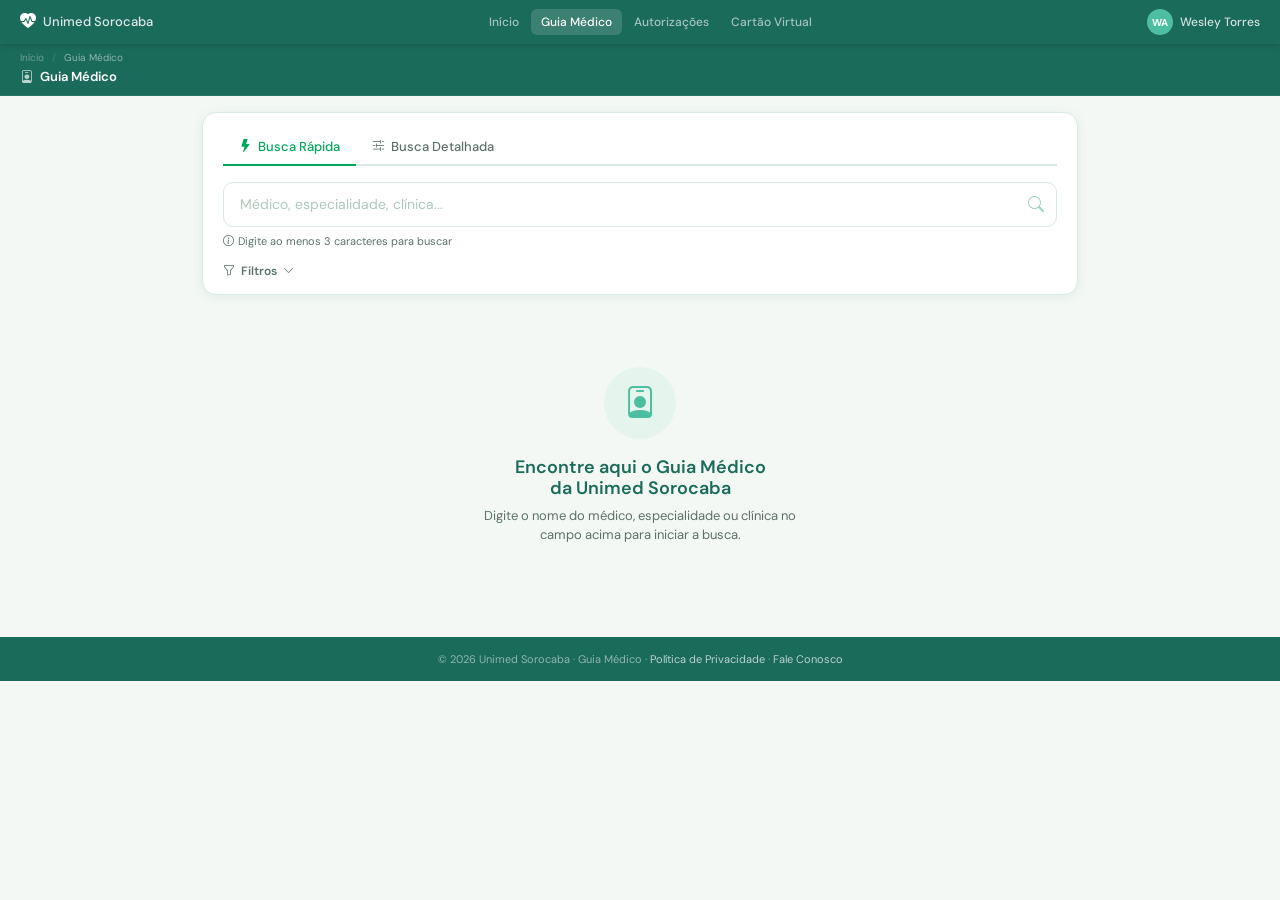
<file: guia_medico_unimed.html>
<!DOCTYPE html>
<html lang="pt-BR">
<head>
<meta charset="UTF-8">
<meta name="viewport" content="width=device-width, initial-scale=1.0">
<title>Guia Médico – Unimed Sorocaba</title>
<link href="https://cdn.jsdelivr.net/npm/bootstrap@5.3.3/dist/css/bootstrap.min.css" rel="stylesheet">
<link href="https://cdn.jsdelivr.net/npm/bootstrap-icons@1.11.3/font/bootstrap-icons.css" rel="stylesheet">
<link href="https://fonts.googleapis.com/css2?family=DM+Sans:wght@400;500;600;700&display=swap" rel="stylesheet">
<style>
:root {
  --u-dark:   #1B6B5A;
  --u-green:  #00A859;
  --u-teal:   #4DBFA0;
  --u-light:  #E6F4EE;
  --u-chip:   #9DD4BB;
  --u-text:   #182820;
  --u-muted:  #5C7268;
  --u-border: #D8EAE1;
  --u-bg:     #F3F8F5;
  --u-white:  #FFFFFF;
  --r: 10px; --rl: 14px;
}
*,*::before,*::after{box-sizing:border-box;}
body{font-family:'DM Sans',system-ui,sans-serif;background:var(--u-bg);color:var(--u-text);min-height:100vh;margin:0;}

/* TOPNAV */
.topnav{background:var(--u-dark);height:44px;padding:0 20px;display:flex;align-items:center;justify-content:space-between;position:sticky;top:0;z-index:200;box-shadow:0 1px 6px rgba(0,0,0,.2);}
.topnav-brand{display:flex;align-items:center;gap:7px;color:rgba(255,255,255,.85);font-size:13px;font-weight:500;text-decoration:none;}
.topnav-brand i{font-size:16px;color:white;}
.tnav-links{display:flex;gap:2px;}
.tnav-links a{color:rgba(255,255,255,.6);font-size:12px;font-weight:500;padding:4px 10px;border-radius:6px;text-decoration:none;transition:all .15s;}
.tnav-links a:hover,.tnav-links a.active{background:rgba(255,255,255,.14);color:white;}
.tnav-user{display:flex;align-items:center;gap:7px;color:rgba(255,255,255,.8);font-size:12px;font-weight:500;}
.u-av{width:26px;height:26px;border-radius:50%;background:var(--u-teal);display:flex;align-items:center;justify-content:center;font-size:10px;font-weight:700;color:white;}

/* SUBHEADER */
.subhdr{background:var(--u-dark);padding:6px 20px 8px;border-bottom:1px solid rgba(255,255,255,.07);}
.bc{margin:0 0 2px;padding:0;background:none;font-size:10px;opacity:.5;}
.bc .breadcrumb-item+.breadcrumb-item::before{color:rgba(255,255,255,.3);}
.bc .breadcrumb-item a{color:rgba(255,255,255,.7);text-decoration:none;}
.bc .breadcrumb-item.active{color:white;}
.subhdr-title{font-size:13px;font-weight:600;color:white;display:flex;align-items:center;gap:7px;margin:0;}
.subhdr-title i{opacity:.7;}

/* SEARCH CARD */
.sc{background:var(--u-white);border-radius:var(--rl);border:1px solid var(--u-border);box-shadow:0 2px 12px rgba(0,80,40,.07);padding:18px 20px 14px;}
.s-tabs{display:flex;border-bottom:2px solid var(--u-border);margin-bottom:16px;}
.s-tab{padding:6px 16px 8px;font-size:13px;font-weight:500;color:var(--u-muted);cursor:pointer;border-bottom:2.5px solid transparent;margin-bottom:-2px;transition:all .15s;display:flex;align-items:center;gap:6px;}
.s-tab.active{color:var(--u-green);border-bottom-color:var(--u-green);}
.s-tab:hover:not(.active){color:var(--u-dark);}

/* SEARCH BOX */
.sbox{position:relative;}
.sbox input{width:100%;border:1.5px solid var(--u-border);border-radius:var(--r);padding:11px 44px 11px 16px;font-size:14px;font-family:inherit;color:var(--u-text);outline:none;transition:border-color .2s,box-shadow .2s;}
.sbox input:focus{border-color:var(--u-green);box-shadow:0 0 0 3px rgba(0,168,89,.1);}
.sbox input::placeholder{color:#adc8bc;}
.sbox .si{position:absolute;right:13px;top:50%;transform:translateY(-50%);font-size:16px;color:var(--u-chip);pointer-events:none;}
.sbox .scl{position:absolute;right:13px;top:50%;transform:translateY(-50%);font-size:16px;color:var(--u-muted);cursor:pointer;display:none;background:none;border:none;padding:0;}
.shint{font-size:11px;color:var(--u-muted);margin-top:6px;display:flex;align-items:center;gap:4px;}

/* FILTROS */
.filt-toggle{display:flex;align-items:center;gap:6px;background:none;border:none;cursor:pointer;font-size:12px;font-weight:600;color:var(--u-muted);padding:0;margin-top:12px;transition:color .15s;font-family:inherit;}
.filt-toggle:hover{color:var(--u-green);}
.filt-toggle .arr{font-size:11px;transition:transform .2s;}
.filt-toggle.open .arr{transform:rotate(180deg);}
.filt-panel{display:none;padding-top:10px;}
.filt-panel.open{display:block;}
.flabel{font-size:10px;font-weight:700;text-transform:uppercase;letter-spacing:.8px;color:var(--u-muted);margin-bottom:8px;}
.chips{display:flex;flex-wrap:wrap;gap:7px;}
.chip{display:inline-flex;align-items:center;gap:5px;background:var(--u-light);color:#0F6E56;border:1.5px solid var(--u-chip);border-radius:20px;padding:4px 12px;font-size:12px;font-weight:600;cursor:pointer;user-select:none;transition:all .15s;white-space:nowrap;}
.chip i{font-size:11px;}
.ccount{background:rgba(0,168,89,.15);color:var(--u-green);border-radius:10px;padding:0 6px;font-size:10px;font-weight:700;}
.chip.active,.chip:hover{background:var(--u-green);color:white;border-color:var(--u-green);}
.chip.active .ccount{background:rgba(255,255,255,.25);color:white;}
.rede-lnk{font-size:12px;color:var(--u-green);font-weight:600;text-decoration:none;display:flex;align-items:center;gap:4px;margin-top:10px;}
.rede-lnk:hover{text-decoration:underline;}

/* DETALHADA */
#formDet{display:none;}
.fgrid{display:grid;grid-template-columns:repeat(auto-fill,minmax(180px,1fr));gap:12px;margin-bottom:14px;}
.fg label{display:block;font-size:10px;font-weight:700;text-transform:uppercase;letter-spacing:.7px;color:var(--u-muted);margin-bottom:5px;}
.fg input,.fg select{width:100%;border:1.5px solid var(--u-border);border-radius:var(--r);padding:9px 12px;font-size:13px;font-family:inherit;color:var(--u-text);background:white;appearance:none;outline:none;transition:border-color .2s;}
.fg input:focus,.fg select:focus{border-color:var(--u-green);}
.dlabel{font-size:10px;font-weight:700;text-transform:uppercase;letter-spacing:.7px;color:var(--u-muted);margin-bottom:8px;}
.dchips{display:flex;flex-wrap:wrap;gap:7px;margin-bottom:14px;}
.dchip{display:inline-flex;align-items:center;gap:5px;background:var(--u-light);color:#0F6E56;border:1.5px solid var(--u-chip);border-radius:20px;padding:5px 13px;font-size:12px;font-weight:600;cursor:pointer;user-select:none;transition:all .15s;}
.dchip.on{background:var(--u-green);color:white;border-color:var(--u-green);}
.dact{display:flex;gap:10px;flex-wrap:wrap;}
.btn-buscar{background:var(--u-green);color:white;border:none;border-radius:var(--r);padding:10px 24px;font-size:13px;font-weight:600;font-family:inherit;cursor:pointer;display:flex;align-items:center;gap:6px;transition:background .15s;}
.btn-buscar:hover{background:var(--u-dark);}
.btn-limpar{background:white;color:var(--u-muted);border:1.5px solid var(--u-border);border-radius:var(--r);padding:10px 18px;font-size:13px;font-weight:600;font-family:inherit;cursor:pointer;display:flex;align-items:center;gap:6px;transition:all .15s;}
.btn-limpar:hover{border-color:var(--u-chip);color:var(--u-dark);}

/* EMPTY STATE */
.empty-st{display:flex;flex-direction:column;align-items:center;padding:56px 24px;text-align:center;}
.e-icon{width:72px;height:72px;background:var(--u-light);border-radius:50%;display:flex;align-items:center;justify-content:center;margin-bottom:18px;}
.e-icon i{font-size:32px;color:var(--u-teal);}
.empty-st h4{font-size:18px;font-weight:600;color:var(--u-dark);margin-bottom:6px;}
.empty-st p{font-size:13px;color:var(--u-muted);max-width:340px;margin:0;}

/* NO RESULTS */
.no-res{display:none;flex-direction:column;align-items:center;padding:40px 24px;text-align:center;}
.no-res i{font-size:32px;color:var(--u-chip);margin-bottom:10px;}
.no-res p{font-size:13px;color:var(--u-muted);}

/* RESULTS */
.res-hdr{display:flex;align-items:center;justify-content:space-between;flex-wrap:wrap;gap:10px;margin:20px 0 12px;}
.res-title{font-size:14px;font-weight:600;color:var(--u-text);display:flex;align-items:center;gap:8px;}
.cbadge{background:var(--u-light);color:var(--u-green);border:1px solid var(--u-chip);border-radius:20px;padding:1px 10px;font-size:11px;font-weight:700;}
.sort-sel{display:flex;align-items:center;gap:7px;font-size:12px;color:var(--u-muted);}
.sort-sel select{border:1.5px solid var(--u-border);border-radius:7px;padding:4px 28px 4px 9px;font-size:12px;font-family:inherit;color:var(--u-text);background:white url("data:image/svg+xml,%3Csvg xmlns='http://www.w3.org/2000/svg' width='11' height='11' viewBox='0 0 24 24' fill='none' stroke='%235C7268' stroke-width='2'%3E%3Cpath d='M6 9l6 6 6-6'/%3E%3C/svg%3E") no-repeat right 8px center;appearance:none;outline:none;cursor:pointer;}

/* MED CARD */
.med-card{background:var(--u-white);border:1px solid var(--u-border);border-radius:var(--rl);overflow:hidden;transition:box-shadow .2s,border-color .2s;margin-bottom:10px;animation:fadeUp .22s ease both;}
.med-card:hover{box-shadow:0 4px 20px rgba(0,100,60,.11);border-color:var(--u-chip);}
@keyframes fadeUp{from{opacity:0;transform:translateY(8px);}to{opacity:1;transform:translateY(0);}}
.med-card:nth-child(1){animation-delay:.03s}.med-card:nth-child(2){animation-delay:.07s}.med-card:nth-child(3){animation-delay:.11s}.med-card:nth-child(4){animation-delay:.15s}.med-card:nth-child(5){animation-delay:.19s}.med-card:nth-child(6){animation-delay:.23s}

.mc-head{display:flex;align-items:center;gap:12px;padding:13px 16px;cursor:pointer;user-select:none;}
.mc-av{width:42px;height:42px;border-radius:50%;background:var(--u-light);border:2px solid var(--u-chip);display:flex;align-items:center;justify-content:center;font-weight:700;font-size:13px;color:var(--u-dark);flex-shrink:0;}
.mc-inf{flex:1;min-width:0;}
.mc-name{font-size:14px;font-weight:600;color:var(--u-text);white-space:nowrap;overflow:hidden;text-overflow:ellipsis;margin-bottom:1px;}
.mc-esp{font-size:12px;color:var(--u-green);font-weight:600;}
.mc-bgs{display:flex;gap:5px;margin-top:5px;flex-wrap:wrap;}
.mc-rgt{display:flex;flex-direction:column;align-items:flex-end;gap:6px;flex-shrink:0;}
.btn-exp{background:none;border:1.5px solid var(--u-border);border-radius:7px;width:30px;height:30px;display:flex;align-items:center;justify-content:center;cursor:pointer;color:var(--u-muted);font-size:14px;transition:all .15s;}
.btn-exp:hover{border-color:var(--u-chip);color:var(--u-green);}
.btn-exp.open{background:var(--u-light);border-color:var(--u-chip);color:var(--u-green);}
.btn-exp i{transition:transform .2s;}
.btn-exp.open i{transform:rotate(180deg);}

.mc-body{display:none;border-top:1px solid var(--u-border);padding:12px 16px 14px;background:#FAFCFB;}
.mc-body.open{display:block;}
.mc-crm{font-size:11px;color:var(--u-muted);margin-bottom:8px;}
.mc-meta{display:flex;flex-wrap:wrap;gap:12px;margin-bottom:10px;}
.mc-mi{display:flex;align-items:center;gap:5px;font-size:12px;color:var(--u-muted);}
.mc-mi i{font-size:12px;color:var(--u-teal);}
.mc-acts{display:flex;gap:8px;flex-wrap:wrap;margin-top:4px;}
.btn-ag{background:var(--u-green);color:white;border:none;border-radius:8px;padding:7px 16px;font-size:12px;font-weight:600;font-family:inherit;cursor:pointer;display:flex;align-items:center;gap:5px;transition:background .15s;}
.btn-ag:hover{background:var(--u-dark);}
.btn-mp{background:white;color:var(--u-dark);border:1.5px solid var(--u-border);border-radius:8px;padding:7px 14px;font-size:12px;font-weight:600;font-family:inherit;cursor:pointer;display:flex;align-items:center;gap:5px;transition:all .15s;}
.btn-mp:hover{border-color:var(--u-chip);background:var(--u-light);}
.btn-zap{background:#25D366;color:white;border:none;border-radius:8px;padding:7px 14px;font-size:12px;font-weight:600;font-family:inherit;cursor:pointer;display:flex;align-items:center;gap:5px;transition:background .15s;margin-left:auto;}
.btn-zap:hover{background:#1ebe5d;}

/* BADGES */
.b-aps{background:#E6F4EE;color:#0F6E56;border:1px solid var(--u-chip);border-radius:5px;padding:2px 8px;font-size:10px;font-weight:700;display:inline-flex;align-items:center;gap:3px;}
.b-urg{background:#FEF3E2;color:#92400E;border:1px solid #F9C86D;border-radius:5px;padding:2px 8px;font-size:10px;font-weight:700;display:inline-flex;align-items:center;gap:3px;}
.b-tel{background:#EEF2FF;color:#3730A3;border:1px solid #C7D2FE;border-radius:5px;padding:2px 8px;font-size:10px;font-weight:700;display:inline-flex;align-items:center;gap:3px;}

/* PAGINATION */
.pgn{display:flex;justify-content:center;gap:5px;margin-top:20px;padding-bottom:32px;}
.pgb{width:34px;height:34px;display:flex;align-items:center;justify-content:center;border:1.5px solid var(--u-border);border-radius:8px;background:white;color:var(--u-muted);font-size:12px;font-weight:600;cursor:pointer;transition:all .15s;}
.pgb:hover{border-color:var(--u-chip);color:var(--u-green);}
.pgb.active{background:var(--u-green);border-color:var(--u-green);color:white;}

/* FOOTER */
.footer{background:var(--u-dark);color:rgba(255,255,255,.5);padding:14px 0;font-size:11px;text-align:center;margin-top:20px;}
.footer a{color:rgba(255,255,255,.7);text-decoration:none;}

/* SHARE MODAL */
.sh-ov{display:none;position:fixed;inset:0;background:rgba(0,0,0,.55);z-index:500;align-items:center;justify-content:center;}
.sh-ov.open{display:flex;}
.sh-modal{background:white;border-radius:16px;padding:24px;max-width:400px;width:90%;animation:popIn .2s ease;}
@keyframes popIn{from{transform:scale(.92);opacity:0;}to{transform:scale(1);opacity:1;}}
.sh-modal h5{font-size:15px;font-weight:700;color:var(--u-dark);margin-bottom:4px;display:flex;align-items:center;gap:8px;}
.sh-modal p{font-size:12px;color:var(--u-muted);margin-bottom:14px;}
#shareCanvas{width:100%;border-radius:10px;border:1px solid var(--u-border);margin-bottom:14px;}
.sh-acts{display:flex;gap:10px;}
.btn-szap{flex:1;background:#25D366;color:white;border:none;border-radius:10px;padding:11px;font-size:13px;font-weight:700;font-family:inherit;cursor:pointer;display:flex;align-items:center;justify-content:center;gap:7px;transition:background .15s;}
.btn-szap:hover{background:#1ebe5d;}
.btn-can{background:white;color:var(--u-muted);border:1.5px solid var(--u-border);border-radius:10px;padding:11px 18px;font-size:13px;font-weight:600;font-family:inherit;cursor:pointer;transition:all .15s;}
.btn-can:hover{border-color:var(--u-chip);}

@media(max-width:576px){.tnav-links{display:none;}.tnav-user span{display:none;}}
</style>
</head>
<body>

<!-- TOPNAV -->
<nav class="topnav">
  <a href="#" class="topnav-brand"><i class="bi bi-heart-pulse-fill"></i> Unimed Sorocaba</a>
  <div class="tnav-links d-none d-md-flex">
    <a href="#">Início</a>
    <a href="#" class="active">Guia Médico</a>
    <a href="#">Autorizações</a>
    <a href="#">Cartão Virtual</a>
  </div>
  <div class="tnav-user">
    <div class="u-av">WA</div>
    <span>Wesley Torres</span>
  </div>
</nav>

<!-- SUBHEADER -->
<div class="subhdr">
  <nav aria-label="breadcrumb">
    <ol class="bc breadcrumb">
      <li class="breadcrumb-item"><a href="#">Início</a></li>
      <li class="breadcrumb-item active">Guia Médico</li>
    </ol>
  </nav>
  <p class="subhdr-title"><i class="bi bi-person-badge"></i> Guia Médico</p>
</div>

<!-- MAIN -->
<div class="container py-3" style="max-width:900px;">

  <!-- SEARCH CARD -->
  <div class="sc mb-3">
    <div class="s-tabs">
      <div class="s-tab active" onclick="switchTab('r',this)"><i class="bi bi-lightning-fill"></i> Busca Rápida</div>
      <div class="s-tab" onclick="switchTab('d',this)"><i class="bi bi-sliders2"></i> Busca Detalhada</div>
    </div>

    <!-- RÁPIDA -->
    <div id="formR">
      <div class="sbox">
        <input type="text" id="sInput" placeholder="Médico, especialidade, clínica..." oninput="onSearch(this.value)" autocomplete="off">
        <i class="bi bi-search si" id="sIco"></i>
        <button class="scl" id="sClr" onclick="clearS()"><i class="bi bi-x-circle-fill"></i></button>
      </div>
      <div class="shint"><i class="bi bi-info-circle"></i> Digite ao menos 3 caracteres para buscar</div>
      <!-- filtros recolhidos -->
      <button class="filt-toggle" id="ftog" onclick="toggleF()">
        <i class="bi bi-funnel"></i> Filtros <i class="bi bi-chevron-down arr"></i>
      </button>
      <div class="filt-panel" id="fpanel">
        <div class="flabel">Tipo de credenciamento</div>
        <div class="chips">
          <div class="chip active" onclick="setF('todos',this)"><i class="bi bi-grid-fill"></i> Todos <span class="ccount" id="cAll">6</span></div>
          <div class="chip" onclick="setF('urg',this)"><i class="bi bi-heart-pulse-fill"></i> Urgência e Emergência <span class="ccount">2</span></div>
          <div class="chip" onclick="setF('aps',this)"><i class="bi bi-house-heart-fill"></i> APS <span class="ccount">2</span></div>
          <div class="chip" onclick="setF('tel',this)"><i class="bi bi-camera-video-fill"></i> Teleconsulta <span class="ccount">3</span></div>
        </div>
        <a href="#" class="rede-lnk"><i class="bi bi-exclamation-circle"></i> Alterações na Rede Credenciada</a>
      </div>
    </div>

    <!-- DETALHADA -->
    <div id="formDet">
      <div class="fgrid">
        <div class="fg"><label>Nome / Especialidade</label><input type="text" placeholder="Ex: Cardiologia, Dr. Silva..."></div>
        <div class="fg"><label>Cidade</label><select><option value="">Selecione...</option><option>Sorocaba</option><option>Votorantim</option><option>Itu</option><option>Mairinque</option><option>São Roque</option></select></div>
        <div class="fg"><label>Bairro / Região</label><input type="text" placeholder="Ex: Centro, Norte..."></div>
        <div class="fg"><label>Disponibilidade</label><select><option value="">Qualquer horário</option><option>Manhã (6h–12h)</option><option>Tarde (12h–18h)</option><option>Noite (18h–22h)</option></select></div>
      </div>
      <div class="dlabel">Tipo de atendimento</div>
      <div class="dchips">
        <div class="dchip" onclick="this.classList.toggle('on')"><i class="bi bi-building"></i> Presencial</div>
        <div class="dchip" onclick="this.classList.toggle('on')"><i class="bi bi-camera-video"></i> Teleconsulta</div>
        <div class="dchip" onclick="this.classList.toggle('on')"><i class="bi bi-heart-pulse"></i> Urgência</div>
        <div class="dchip" onclick="this.classList.toggle('on')"><i class="bi bi-house-heart"></i> APS</div>
        <div class="dchip" onclick="this.classList.toggle('on')"><i class="bi bi-star"></i> Fácil</div>
      </div>
      <div class="dact">
        <button class="btn-buscar" onclick="detSearch()"><i class="bi bi-search"></i> Pesquisar</button>
        <button class="btn-limpar"><i class="bi bi-arrow-counterclockwise"></i> Limpar Filtros</button>
      </div>
    </div>
  </div>

  <!-- EMPTY STATE -->
  <div id="ES" class="empty-st">
    <div class="e-icon"><i class="bi bi-person-badge"></i></div>
    <h4>Encontre aqui o Guia Médico<br>da Unimed Sorocaba</h4>
    <p>Digite o nome do médico, especialidade ou clínica no campo acima para iniciar a busca.</p>
  </div>

  <!-- NO RESULTS -->
  <div id="NR" class="no-res">
    <i class="bi bi-search"></i>
    <p>Nenhum médico encontrado para "<strong id="NRterm"></strong>".<br>Tente outros termos ou remova filtros.</p>
  </div>

  <!-- RESULTS -->
  <div id="RS" style="display:none;">
    <div class="res-hdr">
      <div class="res-title">Resultados <span class="cbadge" id="cbg">0</span></div>
      <div class="sort-sel">
        <i class="bi bi-sort-down"></i>
        <select><option>Mais próximos</option><option>Ordem A–Z</option><option>Especialidade</option></select>
      </div>
    </div>
    <div id="CL"></div>
    <div class="pgn">
      <button class="pgb"><i class="bi bi-chevron-left"></i></button>
      <button class="pgb active">1</button>
      <button class="pgb">2</button>
      <button class="pgb">3</button>
      <button class="pgb"><i class="bi bi-chevron-right"></i></button>
    </div>
  </div>

</div><!-- /container -->

<footer class="footer">
  <div class="container">© 2026 Unimed Sorocaba · Guia Médico · <a href="#">Política de Privacidade</a> · <a href="#">Fale Conosco</a></div>
</footer>

<!-- SHARE MODAL -->
<div class="sh-ov" id="shOv" onclick="closeSBg(event)">
  <div class="sh-modal">
    <h5><i class="bi bi-whatsapp" style="color:#25D366"></i> Compartilhar via WhatsApp</h5>
    <p>Prévia da imagem que será enviada para (15) 99604-9468</p>
    <canvas id="shareCanvas" height="200"></canvas>
    <div class="sh-acts">
      <button class="btn-szap" onclick="sendZap()"><i class="bi bi-whatsapp"></i> Enviar agora</button>
      <button class="btn-can" onclick="closeS()">Cancelar</button>
    </div>
  </div>
</div>

<script>
const MED = [
  {id:1,nm:'Dra. Ana Paula Ferreira',ini:'AP',esp:'Clínica Médica',tipo:'aps',loc:'Sorocaba Centro',hr:'Seg–Sex 8h–18h',tel:'(15) 3213-0000',crm:'CRM/SP 123.456',bg:['aps','tel'],end:'Rua Comendador Pereira Inácio, 350 – Centro'},
  {id:2,nm:'Dr. Carlos Henrique Lima',ini:'CH',esp:'Cardiologia',tipo:'urg',loc:'Votorantim',hr:'Seg–Qui 7h–19h',tel:'(15) 3222-1000',crm:'CRM/SP 87.654',bg:['urg'],end:'Av. Votorantim, 1200 – Centro'},
  {id:3,nm:'Dra. Mariana Costa Ribeiro',ini:'MC',esp:'Pediatria',tipo:'tel',loc:'Sorocaba Norte',hr:'Ter–Sáb 8h–17h',tel:'(15) 3280-5500',crm:'CRM/SP 201.345',bg:['tel'],end:'Rua João Pessoa, 88 – Jd. Vergueiro'},
  {id:4,nm:'Dr. Roberto Fonseca',ini:'RF',esp:'Ortopedia e Traumatologia',tipo:'urg',loc:'Itu',hr:'Seg–Sex 9h–18h',tel:'(11) 4023-8800',crm:'CRM/SP 156.789',bg:['urg','tel'],end:'Av. Tiradentes, 740 – Centro – Itu'},
  {id:5,nm:'Dra. Fernanda Melo',ini:'FM',esp:'Ginecologia e Obstetrícia',tipo:'aps',loc:'Sorocaba Sul',hr:'Seg–Qui 8h–16h',tel:'(15) 3233-7700',crm:'CRM/SP 99.001',bg:['aps'],end:'Rua Frei Galvão, 55 – Jd. Paulistano'},
  {id:6,nm:'Dr. Thiago Nascimento',ini:'TN',esp:'Neurologia',tipo:'tel',loc:'Sorocaba Leste',hr:'Qua–Sex 10h–17h',tel:'(15) 3270-4400',crm:'CRM/SP 174.320',bg:['tel'],end:'Av. Dom Lúcio, 300 – Jd. Paulicéia'}
];
const BG = {
  aps:`<span class="b-aps"><i class="bi bi-house-heart-fill"></i> APS</span>`,
  urg:`<span class="b-urg"><i class="bi bi-heart-pulse-fill"></i> Urgência</span>`,
  tel:`<span class="b-tel"><i class="bi bi-camera-video-fill"></i> Teleconsulta</span>`
};
let filt='todos', shareM=null, timer;

function switchTab(t,el){
  document.querySelectorAll('.s-tab').forEach(x=>x.classList.remove('active')); el.classList.add('active');
  document.getElementById('formR').style.display   = t==='r'?'block':'none';
  document.getElementById('formDet').style.display = t==='d'?'block':'none';
  if(t==='d'){document.getElementById('RS').style.display='none';document.getElementById('ES').style.display='flex';document.getElementById('NR').style.display='none';}
}
function toggleF(){
  document.getElementById('ftog').classList.toggle('open');
  document.getElementById('fpanel').classList.toggle('open');
}
function setF(t,el){
  filt=t;
  document.querySelectorAll('.chip').forEach(x=>x.classList.remove('active')); el.classList.add('active');
  const q=document.getElementById('sInput').value; if(q.length>=3) render(q);
}
function onSearch(v){
  clearTimeout(timer);
  document.getElementById('sIco').style.display  = v.length?'none':'block';
  document.getElementById('sClr').style.display  = v.length?'block':'none';
  if(v.length<3){document.getElementById('RS').style.display='none';document.getElementById('NR').style.display='none';document.getElementById('ES').style.display='flex';return;}
  timer=setTimeout(()=>render(v),280);
}
function clearS(){document.getElementById('sInput').value='';onSearch('');}
function render(q){
  const t=q.toLowerCase().trim();
  const r=MED.filter(m=>{
    const ok=(m.nm.toLowerCase().includes(t)||m.esp.toLowerCase().includes(t)||m.loc.toLowerCase().includes(t));
    const fo=filt==='todos'||m.bg.includes(filt);
    return ok&&fo;
  });
  document.getElementById('ES').style.display='none';
  if(!r.length){document.getElementById('NRterm').textContent=q;document.getElementById('NR').style.display='flex';document.getElementById('RS').style.display='none';return;}
  document.getElementById('NR').style.display='none';
  document.getElementById('RS').style.display='block';
  document.getElementById('cbg').textContent=`${r.length} médico${r.length!==1?'s':''}`;
  document.getElementById('CL').innerHTML=r.map(m=>`
    <div class="med-card">
      <div class="mc-head" onclick="togCard(${m.id})">
        <div class="mc-av">${m.ini}</div>
        <div class="mc-inf">
          <div class="mc-name">${m.nm}</div>
          <div class="mc-esp">${m.esp}</div>
          <div class="mc-bgs">${m.bg.map(b=>BG[b]).join('')}</div>
        </div>
        <div class="mc-rgt">
          <button class="btn-exp" id="exp${m.id}"><i class="bi bi-chevron-down"></i></button>
        </div>
      </div>
      <div class="mc-body" id="bod${m.id}">
        <div class="mc-crm">${m.crm}</div>
        <div class="mc-meta">
          <span class="mc-mi"><i class="bi bi-geo-alt-fill"></i> ${m.loc}</span>
          <span class="mc-mi"><i class="bi bi-clock-fill"></i> ${m.hr}</span>
          <span class="mc-mi"><i class="bi bi-telephone-fill"></i> ${m.tel}</span>
          <span class="mc-mi"><i class="bi bi-map-fill"></i> ${m.end}</span>
        </div>
        <div class="mc-acts">
          <button class="btn-ag"><i class="bi bi-calendar-plus"></i> Agendar</button>
          <button class="btn-mp"><i class="bi bi-map"></i> Ver no mapa</button>
          <button class="btn-zap" onclick="openS(${m.id})"><i class="bi bi-whatsapp"></i> Compartilhar</button>
        </div>
      </div>
    </div>`).join('');
}
function togCard(id){
  document.getElementById(`bod${id}`).classList.toggle('open');
  document.getElementById(`exp${id}`).classList.toggle('open');
}
function detSearch(){
  document.getElementById('formDet').style.display='none';
  document.getElementById('ES').style.display='none';
  document.getElementById('NR').style.display='none';
  document.getElementById('RS').style.display='block';
  document.getElementById('cbg').textContent=`${MED.length} médicos`;
  document.getElementById('CL').innerHTML=MED.map(m=>`
    <div class="med-card">
      <div class="mc-head" onclick="togCard(${m.id})">
        <div class="mc-av">${m.ini}</div>
        <div class="mc-inf">
          <div class="mc-name">${m.nm}</div>
          <div class="mc-esp">${m.esp}</div>
          <div class="mc-bgs">${m.bg.map(b=>BG[b]).join('')}</div>
        </div>
        <div class="mc-rgt">
          <button class="btn-exp" id="exp${m.id}"><i class="bi bi-chevron-down"></i></button>
        </div>
      </div>
      <div class="mc-body" id="bod${m.id}">
        <div class="mc-crm">${m.crm}</div>
        <div class="mc-meta">
          <span class="mc-mi"><i class="bi bi-geo-alt-fill"></i> ${m.loc}</span>
          <span class="mc-mi"><i class="bi bi-clock-fill"></i> ${m.hr}</span>
          <span class="mc-mi"><i class="bi bi-telephone-fill"></i> ${m.tel}</span>
          <span class="mc-mi"><i class="bi bi-map-fill"></i> ${m.end}</span>
        </div>
        <div class="mc-acts">
          <button class="btn-ag"><i class="bi bi-calendar-plus"></i> Agendar</button>
          <button class="btn-mp"><i class="bi bi-map"></i> Ver no mapa</button>
          <button class="btn-zap" onclick="openS(${m.id})"><i class="bi bi-whatsapp"></i> Compartilhar</button>
        </div>
      </div>
    </div>`).join('');
}
function openS(id){
  shareM=MED.find(m=>m.id===id); if(!shareM)return;
  document.getElementById('shOv').classList.add('open');
  setTimeout(()=>drawCanvas(shareM),60);
}
function closeS(){document.getElementById('shOv').classList.remove('open');shareM=null;}
function closeSBg(e){if(e.target===document.getElementById('shOv'))closeS();}
function drawCanvas(m){
  const cv=document.getElementById('shareCanvas');
  const W=cv.offsetWidth||360; cv.width=W*2; cv.height=210*2; cv.style.height='210px';
  const c=cv.getContext('2d'); c.scale(2,2);
  // bg
  c.fillStyle='#1B6B5A'; c.beginPath(); c.roundRect(0,0,W,210,10); c.fill();
  // top band
  c.fillStyle='rgba(255,255,255,.07)'; c.fillRect(0,0,W,46);
  // brand
  c.fillStyle='white'; c.font='bold 12px sans-serif'; c.fillText('Unimed Sorocaba — Guia Médico',16,29);
  // avatar
  c.fillStyle='#4DBFA0'; c.beginPath(); c.arc(44,88,24,0,Math.PI*2); c.fill();
  c.fillStyle='white'; c.font='bold 14px sans-serif'; c.textAlign='center'; c.fillText(m.ini,44,94); c.textAlign='left';
  // name
  c.fillStyle='white'; c.font='bold 14px sans-serif'; c.fillText(m.nm,78,72);
  c.fillStyle='#7FECB8'; c.font='600 12px sans-serif'; c.fillText(m.esp,78,90);
  c.fillStyle='rgba(255,255,255,.5)'; c.font='11px sans-serif'; c.fillText(m.crm,78,107);
  // divider
  c.strokeStyle='rgba(255,255,255,.15)'; c.lineWidth=1; c.beginPath(); c.moveTo(16,120); c.lineTo(W-16,120); c.stroke();
  // info
  c.fillStyle='rgba(255,255,255,.78)'; c.font='11px sans-serif';
  c.fillText('📍 '+m.loc+'   🕐 '+m.hr,16,140);
  c.fillText('📞 '+m.tel,16,158);
  c.fillText('📌 '+(m.end.length>55?m.end.substring(0,54)+'…':m.end),16,176);
  // footer
  c.fillStyle='rgba(255,255,255,.3)'; c.font='10px sans-serif'; c.fillText('Compartilhado via Guia Médico Unimed Sorocaba',16,198);
}
function sendZap(){
  if(!shareM)return;
  const cv=document.getElementById('shareCanvas');
  const txt=encodeURIComponent(`*Guia Médico – Unimed Sorocaba*\n\n*${shareM.nm}*\nEspecialidade: ${shareM.esp}\n📍 ${shareM.loc}\n🕐 ${shareM.hr}\n📞 ${shareM.tel}\n\n_Compartilhado via Guia Médico Unimed Sorocaba_`);
  cv.toBlob(b=>{try{navigator.clipboard.write([new ClipboardItem({'image/png':b})]).then(()=>{alert('Imagem copiada! Cole no WhatsApp com Ctrl+V após abrir a conversa.');}).catch(()=>{});}catch(e){}});
  window.open(`https://wa.me/5515996049468?text=${txt}`,'_blank');
  closeS();
}
</script>
<script src="https://cdn.jsdelivr.net/npm/bootstrap@5.3.3/dist/js/bootstrap.bundle.min.js"></script>
</body>
</html>
</file>
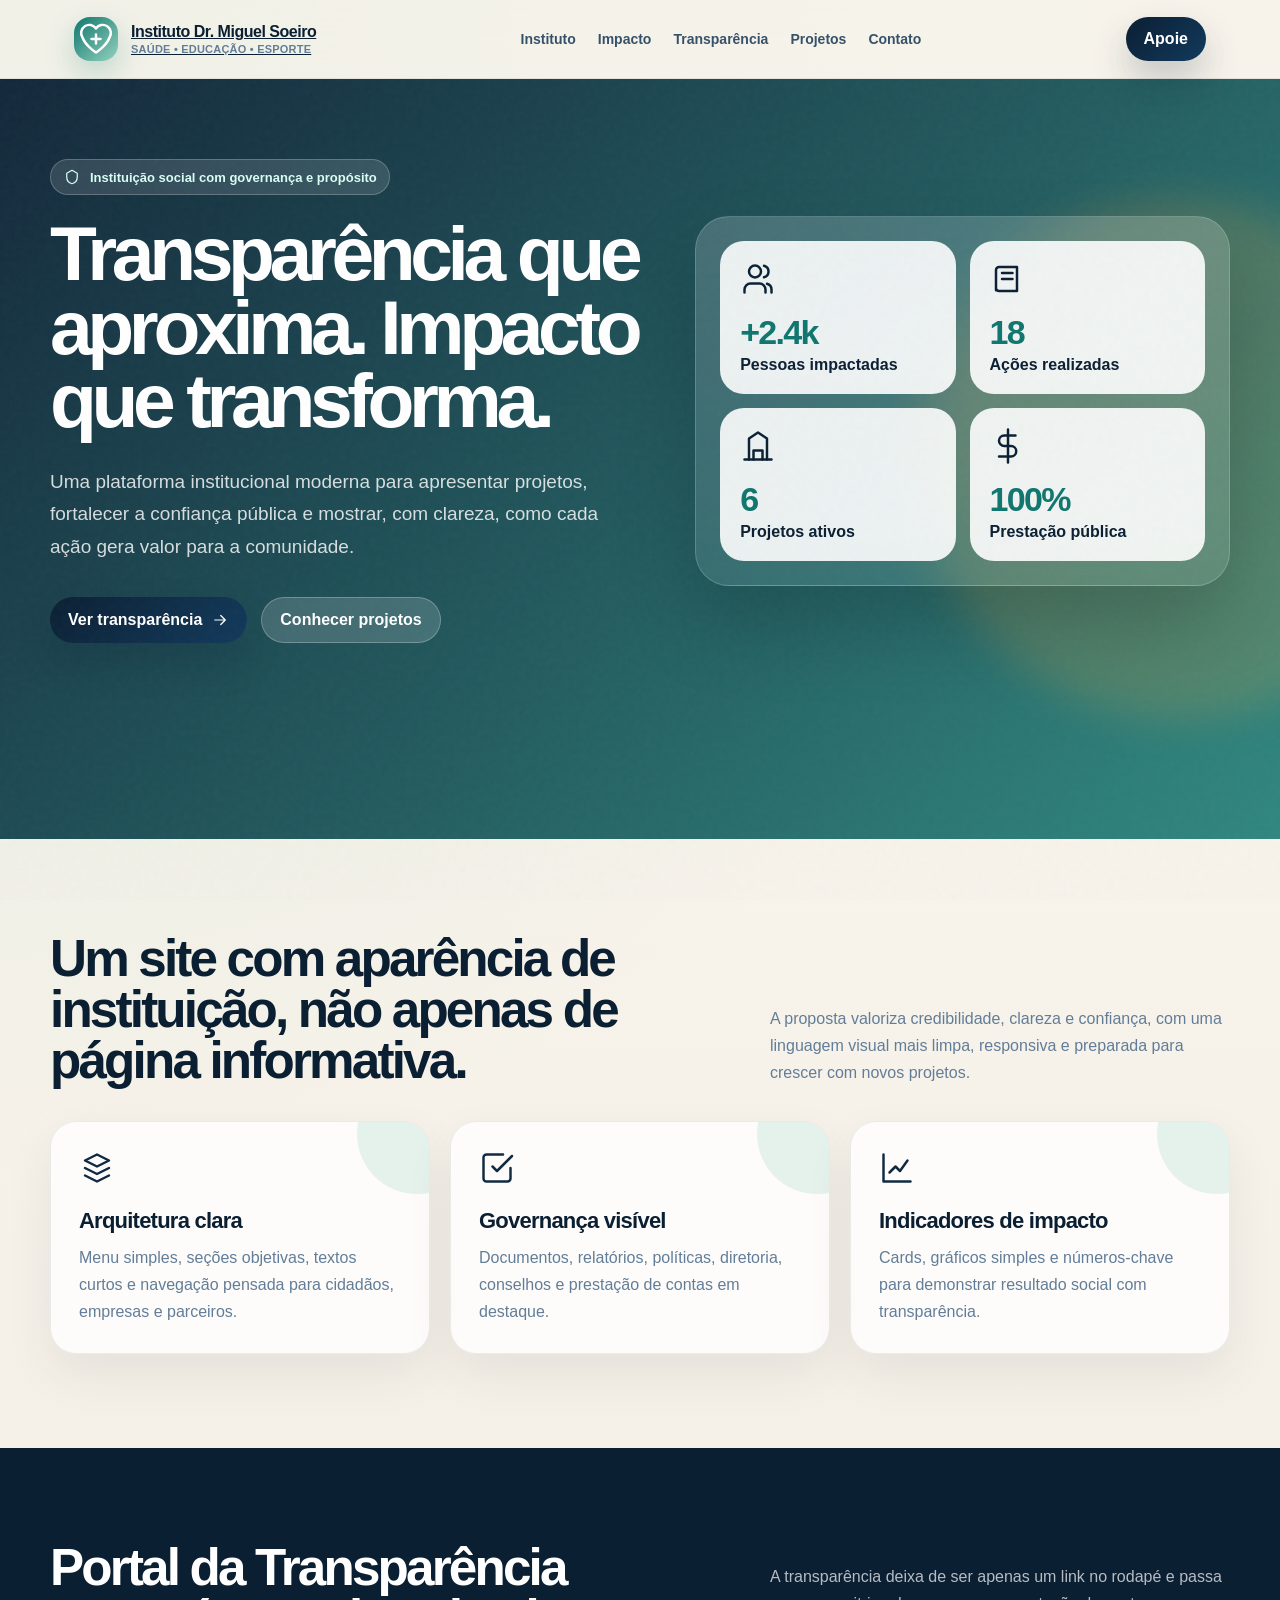
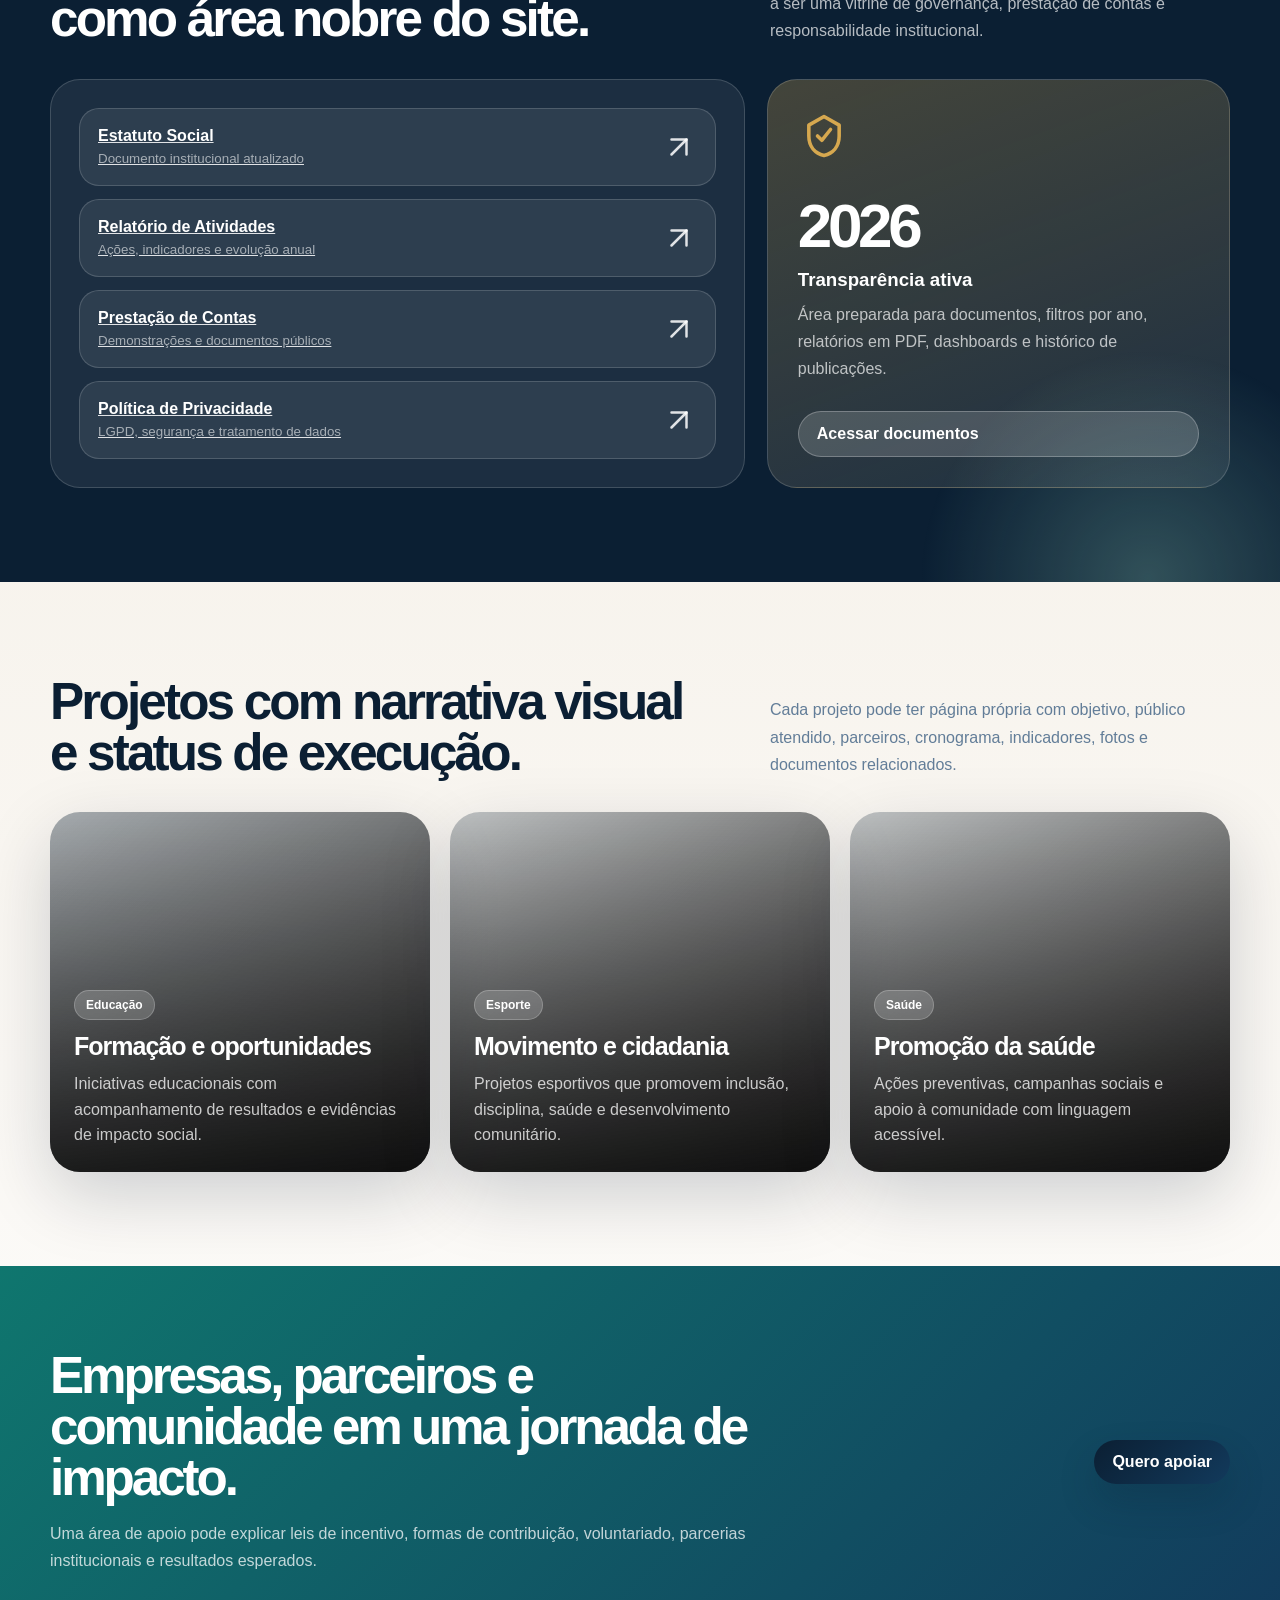
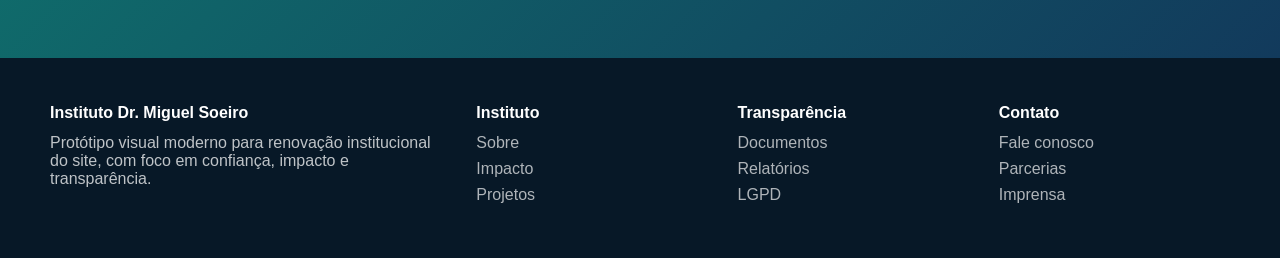
<file: prototipo_instituto_miguel_soeiro_moderno_v2.html>
<!DOCTYPE html>
<html lang="pt-BR">
<head>
  <meta charset="UTF-8" />
  <meta name="viewport" content="width=device-width, initial-scale=1.0" />
  <title>Instituto Dr. Miguel Soeiro | Protótipo Moderno</title>
  <style>
    :root {
      --navy: #0b1f33;
      --ink: #102a43;
      --muted: #627d98;
      --line: rgba(255,255,255,.16);
      --cream: #f7f3ea;
      --sand: #efe4d0;
      --teal: #0f766e;
      --mint: #94d2bd;
      --gold: #d6a84f;
      --white: #ffffff;
      --shadow: 0 24px 70px rgba(7, 24, 43, .18);
      --radius: 26px;
    }

    * { box-sizing: border-box; margin: 0; padding: 0; }
    html { scroll-behavior: smooth; }
    body {
      font-family: Inter, "Segoe UI", Arial, sans-serif;
      color: var(--ink);
      background:
        radial-gradient(circle at top left, rgba(148,210,189,.28), transparent 32%),
        linear-gradient(180deg, #fbf7ef 0%, #f4efe6 48%, #ffffff 100%);
      overflow-x: hidden;
    }

    .noise {
      position: fixed;
      inset: 0;
      pointer-events: none;
      opacity: .035;
      background-image: url("data:image/svg+xml,%3Csvg viewBox='0 0 200 200' xmlns='http://www.w3.org/2000/svg'%3E%3Cfilter id='n'%3E%3CfeTurbulence type='fractalNoise' baseFrequency='.75' numOctaves='3' stitchTiles='stitch'/%3E%3C/filter%3E%3Crect width='100%25' height='100%25' filter='url(%23n)'/%3E%3C/svg%3E");
      z-index: 10;
    }

    header {
      position: sticky;
      top: 0;
      z-index: 20;
      backdrop-filter: blur(18px);
      background: rgba(247,243,234,.78);
      border-bottom: 1px solid rgba(11,31,51,.08);
    }

    .nav {
      max-width: 1180px;
      margin: auto;
      height: 78px;
      display: flex;
      align-items: center;
      justify-content: space-between;
      padding: 0 24px;
    }

    .brand {
      display: flex;
      align-items: center;
      gap: 13px;
      font-weight: 800;
      letter-spacing: -.03em;
      color: var(--navy);
    }

    .brand-mark {
      width: 44px;
      height: 44px;
      border-radius: 16px;
      display: grid;
      place-items: center;
      background: linear-gradient(135deg, var(--teal), var(--mint));
      box-shadow: 0 12px 30px rgba(15,118,110,.24);
      color: white;
    }

    .brand span small {
      display: block;
      color: var(--muted);
      font-weight: 600;
      letter-spacing: .02em;
      font-size: 11px;
      text-transform: uppercase;
      margin-top: 2px;
    }

    nav {
      display: flex;
      gap: 22px;
      align-items: center;
      font-size: 14px;
      font-weight: 650;
    }

    nav a {
      color: #36516a;
      text-decoration: none;
      position: relative;
    }

    nav a::after {
      content: "";
      position: absolute;
      height: 2px;
      left: 0;
      right: 100%;
      bottom: -8px;
      background: var(--teal);
      transition: .25s ease;
    }

    nav a:hover::after { right: 0; }

    .btn {
      border: 0;
      cursor: pointer;
      text-decoration: none;
      display: inline-flex;
      align-items: center;
      gap: 9px;
      padding: 13px 18px;
      border-radius: 999px;
      font-weight: 750;
      color: white;
      background: linear-gradient(135deg, var(--navy), #123a5c);
      box-shadow: 0 18px 36px rgba(11,31,51,.22);
      transition: transform .25s ease, box-shadow .25s ease;
    }

    .btn:hover {
      transform: translateY(-3px);
      box-shadow: 0 24px 46px rgba(11,31,51,.28);
    }

    .btn.secondary {
      background: rgba(255,255,255,.16);
      color: white;
      border: 1px solid rgba(255,255,255,.25);
      box-shadow: none;
    }

    section { padding: 94px 24px; }
    .wrap { max-width: 1180px; margin: auto; }

    .hero {
      padding-top: 80px;
      min-height: 760px;
      position: relative;
      color: white;
      background:
        linear-gradient(135deg, rgba(11,31,51,.96), rgba(15,118,110,.86)),
        url("https://images.unsplash.com/photo-1576091160550-2173dba999ef?auto=format&fit=crop&w=1800&q=80") center/cover;
      overflow: hidden;
    }

    .hero::before {
      content: "";
      position: absolute;
      width: 520px;
      height: 520px;
      border-radius: 999px;
      background: rgba(214,168,79,.22);
      filter: blur(20px);
      right: -160px;
      top: 120px;
      animation: float 7s ease-in-out infinite;
    }

    .hero-grid {
      position: relative;
      z-index: 1;
      display: grid;
      grid-template-columns: 1.05fr .95fr;
      gap: 54px;
      align-items: center;
    }

    .eyebrow {
      display: inline-flex;
      gap: 9px;
      align-items: center;
      padding: 8px 12px;
      border-radius: 999px;
      background: rgba(255,255,255,.13);
      border: 1px solid rgba(255,255,255,.22);
      color: #d9fff5;
      font-size: 13px;
      font-weight: 750;
      margin-bottom: 22px;
    }

    h1 {
      font-size: clamp(44px, 6vw, 78px);
      line-height: .96;
      letter-spacing: -.07em;
      max-width: 760px;
    }

    .hero p {
      color: rgba(255,255,255,.82);
      font-size: 19px;
      line-height: 1.7;
      max-width: 640px;
      margin: 28px 0 34px;
    }

    .actions { display: flex; gap: 14px; flex-wrap: wrap; }

    .glass-panel {
      border: 1px solid rgba(255,255,255,.18);
      background: linear-gradient(180deg, rgba(255,255,255,.18), rgba(255,255,255,.09));
      backdrop-filter: blur(18px);
      border-radius: 34px;
      padding: 24px;
      box-shadow: 0 40px 80px rgba(0,0,0,.18);
      animation: slideUp .8s ease both;
    }

    .impact-mini {
      display: grid;
      grid-template-columns: repeat(2,1fr);
      gap: 14px;
    }

    .mini-card {
      padding: 20px;
      border-radius: 24px;
      background: rgba(255,255,255,.9);
      color: var(--navy);
      min-height: 145px;
      transition: .25s ease;
    }

    .mini-card:hover { transform: translateY(-5px) scale(1.015); }

    .mini-card .number {
      display: block;
      font-size: 34px;
      font-weight: 850;
      letter-spacing: -.05em;
      color: var(--teal);
      margin: 12px 0 4px;
    }

    .icon {
      width: 36px;
      height: 36px;
      stroke: currentColor;
      stroke-width: 1.65;
      fill: none;
      stroke-linecap: round;
      stroke-linejoin: round;
    }

    .section-head {
      display: flex;
      justify-content: space-between;
      align-items: end;
      gap: 30px;
      margin-bottom: 34px;
    }

    .section-head h2 {
      font-size: clamp(32px, 4vw, 52px);
      letter-spacing: -.055em;
      color: var(--navy);
      line-height: 1;
      max-width: 650px;
    }

    .section-head p {
      max-width: 460px;
      color: var(--muted);
      line-height: 1.7;
    }

    .cards {
      display: grid;
      grid-template-columns: repeat(3, 1fr);
      gap: 20px;
    }

    .card {
      background: rgba(255,255,255,.78);
      border: 1px solid rgba(11,31,51,.08);
      border-radius: var(--radius);
      padding: 28px;
      box-shadow: 0 20px 50px rgba(11,31,51,.07);
      transition: transform .25s ease, box-shadow .25s ease, border-color .25s ease;
      position: relative;
      overflow: hidden;
    }

    .card::before {
      content: "";
      position: absolute;
      width: 120px;
      height: 120px;
      background: rgba(148,210,189,.24);
      border-radius: 50%;
      right: -48px;
      top: -48px;
      transition: .25s ease;
    }

    .card:hover {
      transform: translateY(-8px);
      box-shadow: var(--shadow);
      border-color: rgba(15,118,110,.22);
    }

    .card:hover::before { transform: scale(1.35); }

    .card h3 {
      margin: 18px 0 10px;
      font-size: 22px;
      letter-spacing: -.035em;
      color: var(--navy);
      position: relative;
    }

    .card p { color: var(--muted); line-height: 1.7; position: relative; }

    .transparency {
      background: var(--navy);
      color: white;
      position: relative;
      overflow: hidden;
    }

    .transparency::after {
      content: "";
      position: absolute;
      inset: auto -10% -35% auto;
      width: 520px;
      height: 520px;
      background: radial-gradient(circle, rgba(148,210,189,.28), transparent 62%);
    }

    .transparency .section-head h2 { color: white; }
    .transparency .section-head p { color: rgba(255,255,255,.7); }

    .doc-grid {
      display: grid;
      grid-template-columns: 1.2fr .8fr;
      gap: 22px;
      position: relative;
      z-index: 1;
    }

    .timeline {
      background: rgba(255,255,255,.07);
      border: 1px solid var(--line);
      border-radius: 30px;
      padding: 28px;
    }

    .doc-list {
      display: grid;
      gap: 13px;
    }

    .doc-item {
      display: flex;
      align-items: center;
      justify-content: space-between;
      gap: 15px;
      padding: 18px;
      border-radius: 20px;
      background: rgba(255,255,255,.08);
      border: 1px solid var(--line);
      color: rgba(255,255,255,.86);
      transition: .22s ease;
    }

    .doc-item:hover {
      background: rgba(255,255,255,.14);
      transform: translateX(5px);
    }

    .doc-item strong { color: white; display:block; margin-bottom:4px; }
    .doc-item small { color: rgba(255,255,255,.58); }

    .seal {
      background:
        linear-gradient(160deg, rgba(214,168,79,.28), rgba(255,255,255,.08));
      border: 1px solid var(--line);
      border-radius: 30px;
      padding: 30px;
      min-height: 100%;
      display: flex;
      flex-direction: column;
      justify-content: space-between;
    }

    .seal .big {
      font-size: 62px;
      font-weight: 900;
      letter-spacing: -.07em;
      margin: 24px 0 8px;
    }

    .projects {
      display: grid;
      grid-template-columns: repeat(3,1fr);
      gap: 20px;
    }

    .project {
      min-height: 360px;
      border-radius: 30px;
      padding: 24px;
      color: white;
      position: relative;
      overflow: hidden;
      display: flex;
      flex-direction: column;
      justify-content: end;
      background: var(--navy);
      box-shadow: var(--shadow);
      isolation: isolate;
    }

    .project::before {
      content: "";
      position: absolute;
      inset: 0;
      background: linear-gradient(180deg, transparent, rgba(0,0,0,.78));
      z-index: -1;
    }

    .project.one { background: linear-gradient(135deg, rgba(11,31,51,.35), rgba(0,0,0,.72)), url("https://images.unsplash.com/photo-1577896851231-70ef18881754?auto=format&fit=crop&w=900&q=80") center/cover; }
    .project.two { background: linear-gradient(135deg, rgba(11,31,51,.25), rgba(0,0,0,.72)), url("https://images.unsplash.com/photo-1517649763962-0c623066013b?auto=format&fit=crop&w=900&q=80") center/cover; }
    .project.three { background: linear-gradient(135deg, rgba(11,31,51,.25), rgba(0,0,0,.72)), url("https://images.unsplash.com/photo-1550831107-1553da8c8464?auto=format&fit=crop&w=900&q=80") center/cover; }

    .tag {
      display: inline-flex;
      width: fit-content;
      padding: 7px 11px;
      border-radius: 999px;
      background: rgba(255,255,255,.18);
      border: 1px solid rgba(255,255,255,.22);
      font-size: 12px;
      font-weight: 800;
      margin-bottom: 12px;
    }

    .project h3 {
      font-size: 25px;
      letter-spacing: -.04em;
      margin-bottom: 10px;
    }

    .project p {
      color: rgba(255,255,255,.76);
      line-height: 1.6;
    }

    .cta {
      padding: 84px 24px;
      background: linear-gradient(135deg, var(--teal), #123a5c);
      color: white;
    }

    .cta-box {
      max-width: 1180px;
      margin: auto;
      display: grid;
      grid-template-columns: 1fr auto;
      gap: 28px;
      align-items: center;
    }

    .cta h2 {
      font-size: clamp(34px, 4vw, 56px);
      letter-spacing: -.06em;
      line-height: 1;
      max-width: 760px;
    }

    .cta p {
      margin-top: 16px;
      color: rgba(255,255,255,.75);
      line-height: 1.7;
      max-width: 720px;
    }

    footer {
      background: #071827;
      color: rgba(255,255,255,.74);
      padding: 46px 24px;
    }

    .footer-grid {
      max-width: 1180px;
      margin: auto;
      display: grid;
      grid-template-columns: 1.2fr repeat(3, .7fr);
      gap: 30px;
    }

    footer h4 {
      color: white;
      margin-bottom: 12px;
    }

    footer a {
      display: block;
      color: rgba(255,255,255,.68);
      text-decoration: none;
      margin: 8px 0;
    }

    .reveal {
      opacity: 0;
      transform: translateY(28px);
      animation: reveal .8s ease forwards;
    }

    .delay-1 { animation-delay: .12s; }
    .delay-2 { animation-delay: .24s; }
    .delay-3 { animation-delay: .36s; }

    @keyframes reveal {
      to { opacity: 1; transform: translateY(0); }
    }

    @keyframes slideUp {
      from { opacity: 0; transform: translateY(38px); }
      to { opacity: 1; transform: translateY(0); }
    }

    @keyframes float {
      0%,100% { transform: translate(0,0); }
      50% { transform: translate(-26px, 24px); }
    }

    @media (max-width: 900px) {
      nav { display:none; }
      .hero-grid, .doc-grid, .cta-box, .footer-grid { grid-template-columns: 1fr; }
      .cards, .projects { grid-template-columns: 1fr; }
      .impact-mini { grid-template-columns: 1fr 1fr; }
      .hero { min-height: auto; }
      section { padding: 70px 20px; }
    }

    @media (max-width: 560px) {
      .impact-mini { grid-template-columns: 1fr; }
      .actions { flex-direction: column; }
      .btn { justify-content: center; }
    }
  </style>
</head>

<body>
  <div class="noise"></div>

  <header>
    <div class="nav">
      <a href="#inicio" class="brand" aria-label="Instituto Dr. Miguel Soeiro">
        <div class="brand-mark">
          <svg class="icon" viewBox="0 0 24 24"><path d="M12 21s-7-4.4-9-10A5.3 5.3 0 0 1 12 5a5.3 5.3 0 0 1 9 6c-2 5.6-9 10-9 10z"/><path d="M9 12h6M12 9v6"/></svg>
        </div>
        <span>Instituto Dr. Miguel Soeiro<small>Saúde • Educação • Esporte</small></span>
      </a>
      <nav>
        <a href="#instituto">Instituto</a>
        <a href="#impacto">Impacto</a>
        <a href="#transparencia">Transparência</a>
        <a href="#projetos">Projetos</a>
        <a href="#contato">Contato</a>
      </nav>
      <a class="btn" href="#apoie">Apoie</a>
    </div>
  </header>

  <main>
    <section class="hero" id="inicio">
      <div class="wrap hero-grid">
        <div class="reveal">
          <div class="eyebrow">
            <svg class="icon" style="width:18px;height:18px" viewBox="0 0 24 24"><path d="M12 3l7 4v5c0 5-3 8-7 9-4-1-7-4-7-9V7l7-4z"/></svg>
            Instituição social com governança e propósito
          </div>
          <h1>Transparência que aproxima. Impacto que transforma.</h1>
          <p>
            Uma plataforma institucional moderna para apresentar projetos, fortalecer a confiança pública
            e mostrar, com clareza, como cada ação gera valor para a comunidade.
          </p>
          <div class="actions">
            <a class="btn" href="#transparencia">
              Ver transparência
              <svg class="icon" style="width:18px;height:18px" viewBox="0 0 24 24"><path d="M5 12h14M13 6l6 6-6 6"/></svg>
            </a>
            <a class="btn secondary" href="#projetos">Conhecer projetos</a>
          </div>
        </div>

        <div class="glass-panel">
          <div class="impact-mini">
            <div class="mini-card">
              <svg class="icon" viewBox="0 0 24 24"><path d="M17 21v-2a4 4 0 0 0-4-4H7a4 4 0 0 0-4 4v2"/><circle cx="10" cy="7" r="4"/><path d="M21 21v-2a4 4 0 0 0-3-3.87"/><path d="M16 3.13a4 4 0 0 1 0 7.75"/></svg>
              <span class="number">+2.4k</span>
              <strong>Pessoas impactadas</strong>
            </div>
            <div class="mini-card">
              <svg class="icon" viewBox="0 0 24 24"><path d="M4 19.5V6a2 2 0 0 1 2-2h12v16H6a2 2 0 0 1-2-2z"/><path d="M8 8h7M8 12h7"/></svg>
              <span class="number">18</span>
              <strong>Ações realizadas</strong>
            </div>
            <div class="mini-card">
              <svg class="icon" viewBox="0 0 24 24"><path d="M3 21h18"/><path d="M6 21V7l6-4 6 4v14"/><path d="M9 21v-6h6v6"/></svg>
              <span class="number">6</span>
              <strong>Projetos ativos</strong>
            </div>
            <div class="mini-card">
              <svg class="icon" viewBox="0 0 24 24"><path d="M12 1v22"/><path d="M17 5H9.5a3.5 3.5 0 0 0 0 7H14a3.5 3.5 0 0 1 0 7H6"/></svg>
              <span class="number">100%</span>
              <strong>Prestação pública</strong>
            </div>
          </div>
        </div>
      </div>
    </section>

    <section id="instituto">
      <div class="wrap">
        <div class="section-head reveal">
          <h2>Um site com aparência de instituição, não apenas de página informativa.</h2>
          <p>
            A proposta valoriza credibilidade, clareza e confiança, com uma linguagem visual mais limpa,
            responsiva e preparada para crescer com novos projetos.
          </p>
        </div>

        <div class="cards">
          <article class="card reveal delay-1">
            <svg class="icon" viewBox="0 0 24 24"><path d="M12 3l8 4-8 4-8-4 8-4z"/><path d="M4 12l8 4 8-4"/><path d="M4 17l8 4 8-4"/></svg>
            <h3>Arquitetura clara</h3>
            <p>Menu simples, seções objetivas, textos curtos e navegação pensada para cidadãos, empresas e parceiros.</p>
          </article>

          <article class="card reveal delay-2">
            <svg class="icon" viewBox="0 0 24 24"><path d="M9 11l3 3L22 4"/><path d="M21 12v7a2 2 0 0 1-2 2H5a2 2 0 0 1-2-2V5a2 2 0 0 1 2-2h11"/></svg>
            <h3>Governança visível</h3>
            <p>Documentos, relatórios, políticas, diretoria, conselhos e prestação de contas em destaque.</p>
          </article>

          <article class="card reveal delay-3">
            <svg class="icon" viewBox="0 0 24 24"><path d="M3 3v18h18"/><path d="M7 15l4-4 3 3 5-7"/></svg>
            <h3>Indicadores de impacto</h3>
            <p>Cards, gráficos simples e números-chave para demonstrar resultado social com transparência.</p>
          </article>
        </div>
      </div>
    </section>

    <section class="transparency" id="transparencia">
      <div class="wrap">
        <div class="section-head reveal">
          <h2>Portal da Transparência como área nobre do site.</h2>
          <p>
            A transparência deixa de ser apenas um link no rodapé e passa a ser uma vitrine de governança,
            prestação de contas e responsabilidade institucional.
          </p>
        </div>

        <div class="doc-grid">
          <div class="timeline reveal delay-1">
            <div class="doc-list">
              <a class="doc-item" href="#">
                <span><strong>Estatuto Social</strong><small>Documento institucional atualizado</small></span>
                <svg class="icon" viewBox="0 0 24 24"><path d="M7 17L17 7"/><path d="M7 7h10v10"/></svg>
              </a>
              <a class="doc-item" href="#">
                <span><strong>Relatório de Atividades</strong><small>Ações, indicadores e evolução anual</small></span>
                <svg class="icon" viewBox="0 0 24 24"><path d="M7 17L17 7"/><path d="M7 7h10v10"/></svg>
              </a>
              <a class="doc-item" href="#">
                <span><strong>Prestação de Contas</strong><small>Demonstrações e documentos públicos</small></span>
                <svg class="icon" viewBox="0 0 24 24"><path d="M7 17L17 7"/><path d="M7 7h10v10"/></svg>
              </a>
              <a class="doc-item" href="#">
                <span><strong>Política de Privacidade</strong><small>LGPD, segurança e tratamento de dados</small></span>
                <svg class="icon" viewBox="0 0 24 24"><path d="M7 17L17 7"/><path d="M7 7h10v10"/></svg>
              </a>
            </div>
          </div>

          <aside class="seal reveal delay-2">
            <div>
              <svg class="icon" style="width:52px;height:52px;color:#d6a84f" viewBox="0 0 24 24"><path d="M12 3l7 4v5c0 5-3 8-7 9-4-1-7-4-7-9V7l7-4z"/><path d="M9 12l2 2 4-5"/></svg>
              <div class="big">2026</div>
              <h3>Transparência ativa</h3>
              <p style="color:rgba(255,255,255,.7);line-height:1.7;margin-top:10px">
                Área preparada para documentos, filtros por ano, relatórios em PDF, dashboards e histórico de publicações.
              </p>
            </div>
            <a class="btn secondary" href="#">Acessar documentos</a>
          </aside>
        </div>
      </div>
    </section>

    <section id="projetos">
      <div class="wrap">
        <div class="section-head reveal">
          <h2>Projetos com narrativa visual e status de execução.</h2>
          <p>
            Cada projeto pode ter página própria com objetivo, público atendido, parceiros, cronograma,
            indicadores, fotos e documentos relacionados.
          </p>
        </div>

        <div class="projects">
          <article class="project one reveal delay-1">
            <span class="tag">Educação</span>
            <h3>Formação e oportunidades</h3>
            <p>Iniciativas educacionais com acompanhamento de resultados e evidências de impacto social.</p>
          </article>

          <article class="project two reveal delay-2">
            <span class="tag">Esporte</span>
            <h3>Movimento e cidadania</h3>
            <p>Projetos esportivos que promovem inclusão, disciplina, saúde e desenvolvimento comunitário.</p>
          </article>

          <article class="project three reveal delay-3">
            <span class="tag">Saúde</span>
            <h3>Promoção da saúde</h3>
            <p>Ações preventivas, campanhas sociais e apoio à comunidade com linguagem acessível.</p>
          </article>
        </div>
      </div>
    </section>

    <section class="cta" id="apoie">
      <div class="cta-box">
        <div>
          <h2>Empresas, parceiros e comunidade em uma jornada de impacto.</h2>
          <p>
            Uma área de apoio pode explicar leis de incentivo, formas de contribuição, voluntariado,
            parcerias institucionais e resultados esperados.
          </p>
        </div>
        <a class="btn" href="#contato">Quero apoiar</a>
      </div>
    </section>
  </main>

  <footer id="contato">
    <div class="footer-grid">
      <div>
        <h4>Instituto Dr. Miguel Soeiro</h4>
        <p>Protótipo visual moderno para renovação institucional do site, com foco em confiança, impacto e transparência.</p>
      </div>
      <div>
        <h4>Instituto</h4>
        <a href="#instituto">Sobre</a>
        <a href="#impacto">Impacto</a>
        <a href="#projetos">Projetos</a>
      </div>
      <div>
        <h4>Transparência</h4>
        <a href="#transparencia">Documentos</a>
        <a href="#transparencia">Relatórios</a>
        <a href="#transparencia">LGPD</a>
      </div>
      <div>
        <h4>Contato</h4>
        <a href="#">Fale conosco</a>
        <a href="#">Parcerias</a>
        <a href="#">Imprensa</a>
      </div>
    </div>
  </footer>

  <script>
    const cards = document.querySelectorAll('.card, .project, .mini-card');
    cards.forEach(card => {
      card.addEventListener('mousemove', e => {
        const rect = card.getBoundingClientRect();
        const x = e.clientX - rect.left;
        const y = e.clientY - rect.top;
        card.style.transform = `perspective(900px) rotateX(${-(y - rect.height/2)/35}deg) rotateY(${(x - rect.width/2)/35}deg) translateY(-6px)`;
      });
      card.addEventListener('mouseleave', () => {
        card.style.transform = '';
      });
    });
  </script>
</body>
</html>
</file>
